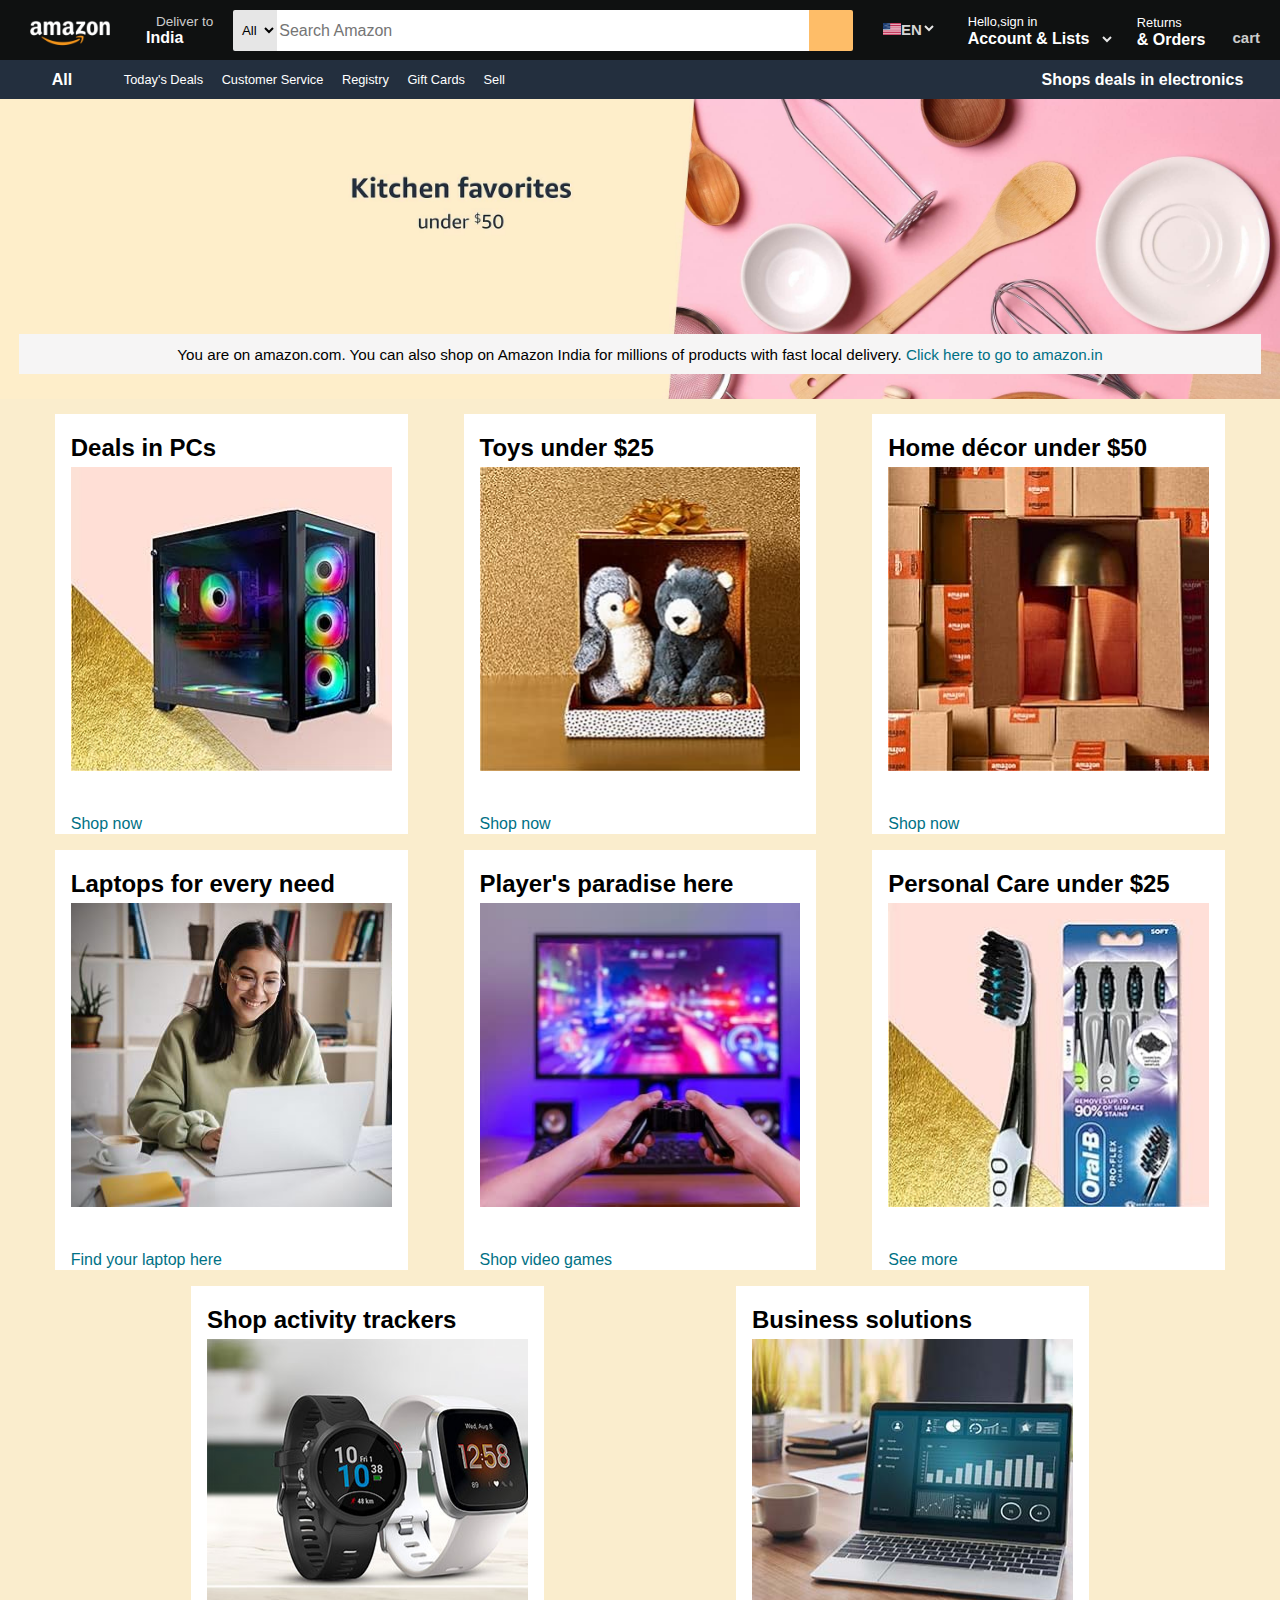
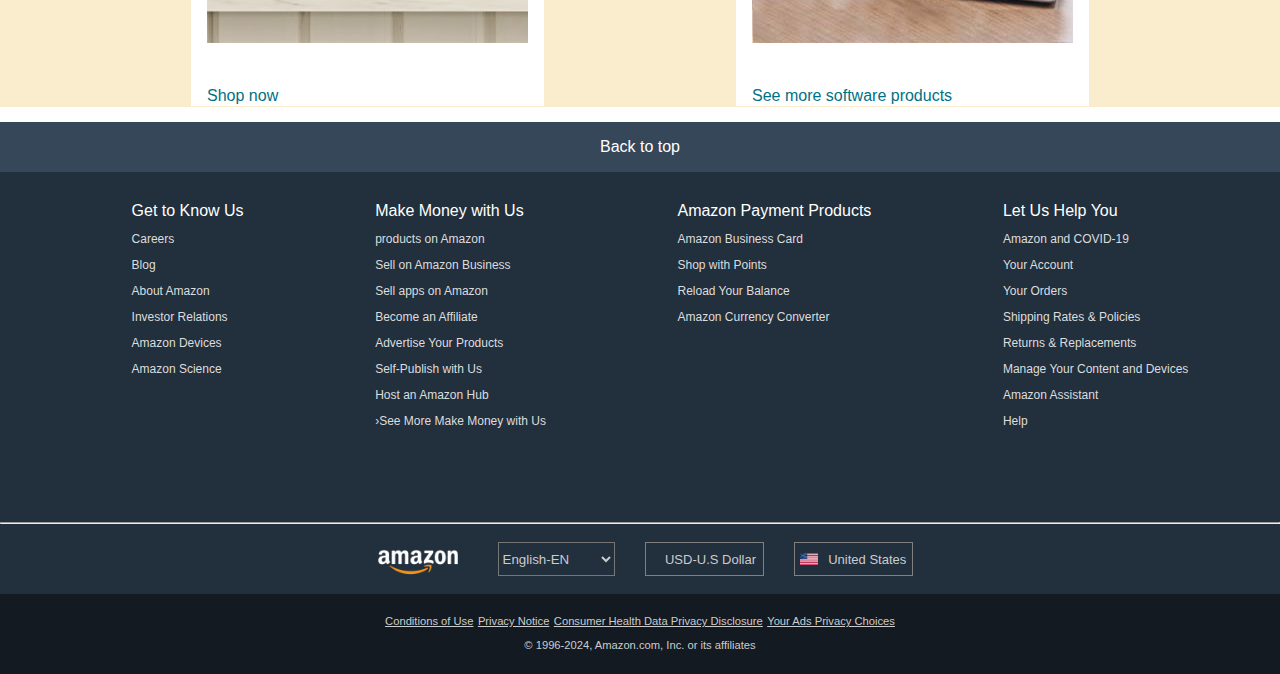
<file: index.html>
<!DOCTYPE html>
<html lang="en">
<head>
    <meta charset="UTF-8">
    <meta name="viewport" content="width=device-width, initial-scale=1.0">
    <title> Amazon clone </title>
    <link rel="stylesheet" href="style.css">
    <link rel="stylesheet" href="https://cdnjs.cloudflare.com/ajax/libs/font-awesome/6.5.2/css/all.min.css" integrity="sha512-SnH5WK+bZxgPHs44uWIX+LLJAJ9/2PkPKZ5QiAj6Ta86w+fsb2TkcmfRyVX3pBnMFcV7oQPJkl9QevSCWr3W6A==" crossorigin="anonymous" referrerpolicy="no-referrer" />
</head>
<body>
<header>
<!-- creating navbar -->

<div class="Navbar">
<div class="navlogo border">

    <!-- for amazon logo -->
    <!-- box1 navbar -->

<div class="logo"></div>
</div>

<!-- for deliver to,india,location icon -->
<!-- box2 navbar -->

<div class="address border">
    <p id="deliver">Deliver to</p>
<div class="logoindia">
        <i class="fa-solid fa-location-dot"></i>
        <p class="india">India</p>
 </div>
</div>

<!-- creating search drops,search bar,search button -->
<!-- box3 navbar -->

<div id="search">
<select id="all">
    <option>All</option>
</select>
<input type="text" placeholder="Search Amazon" id="searchamazon">
<div class="searchbutton">
<i class="fa-solid fa-magnifying-glass"></i>
</div>
</div>

<!-- creating en and flag icon -->
<!-- box4 navbar -->

<div class="flagen border">
    <div id="jointbox">
    <div class="launguage">
    <img src="engg.png" class="langpic"height="15px" >
  
</div>
<p id="enwritten"><b>EN</b></p>
<!-- <div class="languagechoose">
    </div> -->
    <select id="en">
    <option value="lang1">EN-English</option>
    <option value="lang2">español-ES</option>
    <option value="lang3">العربية - AR</option>
    <option value="lang4">Deutsch - DE</option>
    <option value="lang5">한국어 - KO</option>
    <option value="lang6">português - PT</option>
    <option value="lang7">中文 (简体) - ZH</option>
    <option value="lang8">中文 (繁體) - ZH</option>
    </select>
</div>
</div>

<!-- creating hello sign accout and list -->
<!-- box5 navbar -->

<div class="hellotocart ">

<div class="hellotoreturn border">
    <p><span> Hello,sign in</p></span>
    <p class="listsorders"><b>Account & Lists</b></p>
    <select id="option">
        <option></option>
    </select>
</div>
</div>
<div class="hellotoreturn border">
    <p><span>Returns</p></span>
    <p class="listsorders"><b>& Orders</b></p>
</div>

<!-- creating cart logo and cart written
box6 -->

<div class="nav-cart border">
    <i class="fa-solid fa-cart-shopping"></i>
        cart
</div>
</div>
<!-- creating panel 2nd bar -->

<div class="panel">

<!-- 1st div -->

<div id="menuall">
        <i class="fa-solid fa-bars"></i>
        <a href="#">All</a>
</div>
<!-- 2nd div -->

<div id="deals">
    <a href="#">Today's Deals</a> 
    <a href="#">Customer Service</a>
    <a href="#">Registry</a>
    <a href="#">Gift Cards</a>
    <a href="#">Sell</a>
</div>

<div id="blank">
    Shops deals in electronics
</div>
</div>

</header>





<main>
<section>
<!-- creating hero-section background image and msg-->
<div class="hero-section">
<div id="hero-msg">
<p>You are on amazon.com. You can also shop on Amazon India for millions of products with fast local delivery.<a href="#"> Click here to go to amazon.in</a></p>
</div>
</div>
</section>
 <!-- creating shop section  -->
<section>
<div class="shop-section">
<!-- boxes -->
<div class="box">
  <div class="box-content"> 
  <h2>Deals in PCs</h2> 
    <div id="box1image"></div>
  <p><a href="#">Shop now</a></p>
</div> 
</div>

<div class="box">
    <div class="box-content"> 
        <h2>Toys under $25</h2> 
          <div id="box2image"></div>
        <p><a href="#">Shop now</a></p>
      </div> 
</div>

<div class="box">
    <div class="box-content"> 
        <h2>Home décor under $50</h2> 
          <div id="box3image"></div>
        <p><a href="#">Shop now</a></p>
      </div> 
</div>

<div class="box">
    <div class="box-content"> 
        <h2>Laptops for every need</h2> 
          <div id="box5image"></div>
        <p><a href="#">Find your laptop here</a></p>
      </div> 
</div>

<div class="box">
    <div class="box-content"> 
    <h2>Player's paradise here</h2> 
      <div id="box4image"></div>
    <p><a href="#">Shop video games</a></p>
  </div> 
  </div>
  
  <div class="box">
      <div class="box-content"> 
          <h2>Personal Care under $25</h2> 
            <div id="box6image"></div>
          <p><a href="#">See more</a></p>
        </div> 
  </div>
  
  <div class="box">
      <div class="box-content"> 
          <h2>Shop activity trackers</h2> 
            <div id="box7image"></div>
          <p><a href="#">Shop now</a></p>
        </div> 
  </div>
  
  <div class="box">
      <div class="box-content"> 
          <h2>Business solutions</h2> 
            <div id="box8image"></div>
          <p><a href="#">See more software products</a></p>
        </div> 
  </div>
  
</div>
</section>
</main>

<footer>
    <!-- creating panel -->

    <!-- PANEL1 -->
<div class="foot-panel1">
  <a href="#" > Back to top</a>
</div>

<!-- PANEL2 -->
<div class="foot-panel2">
 <ul>
   <p>Get to Know Us</p> 
   <a href="#">Careers</a>
   <a href="#">Blog</a>
   <a href="#">About Amazon</a>
   <a href="#">Investor Relations</a>
   <a href="#">Amazon Devices</a>
   <a href="#"> Amazon Science</a>
</ul>


<ul>
    <p>Make Money with Us</p> 
    <a href="#">products on Amazon</a>
    <a href="#">Sell on Amazon Business</a>
    <a href="#">Sell apps on Amazon</a>
    <a href="#">Become an Affiliate</a>
    <a href="#">Advertise Your Products</a>
    <a href="#">Self-Publish with Us</a>
    <a href="#"> Host an Amazon Hub</a>
    <a href="#">›See More Make Money with Us</a>
 </ul>


 <ul>
    <p>Amazon Payment Products</p>
    <a href="#">Amazon Business Card</a>
    <a href="#">Shop with Points</a>
    <a href="#">Reload Your Balance</a>
    <a href="#">Amazon Currency Converter </a>
 </ul>

 <ul>
    <p>Let Us Help You</p> 
    <a href="#">Amazon and COVID-19</a>
    <a href="#">Your Account</a>
   <a href="#">Your Orders</a>
    <a href="#">Shipping Rates & Policies</a>
    <a href="#">Returns & Replacements</a>
   <a href="#"> Manage Your Content and Devices</a>
   <a href="#">Amazon Assistant</a>
   <a href="#">Help</a>
 </ul>
</div>
<hr>
<!-- PANEL3 -->

<div class="foot-panel3">

    <div class="footlogo">
    </div>

<div class="languagechoose">

  
<select name="English" id="english">
<option value="lang1">English-EN</option>
<option value="lang2">español-ES</option>
<option value="lang3">العربية - AR</option>
<option value="lang4">Deutsch - DE</option>
<option value="lang5">한국어 - KO</option>
<option value="lang6">português - PT</option>
<option value="lang7">中文 (简体) - ZH</option>
<option value="lang8">中文 (繁體) - ZH</option>
   </select>

</div>

<div id="usd">
    <i class="fa-solid fa-dollar-sign"></i>
 <p>  USD-U.S Dollar</p> 
</div>

<div class="us">
    <img src="engg.png" class="langpic"height="15px" >
    <p>United States</p>
</div>

</div>

<div class="foot-panel4">

    <div id="pages">
      <a href="#">Conditions of Use</a> 
      <a href="#">Privacy Notice</a> 
      <a href="#">Consumer Health Data Privacy Disclosure</a> 
      <a href="#">Your Ads Privacy Choices</a> 
    </div>
    <div class="customer">
      <p> © 1996-2024, Amazon.com, Inc. or its affiliates </p> 
    </div>
</div>
</footer>
</body>
</html>
</file>
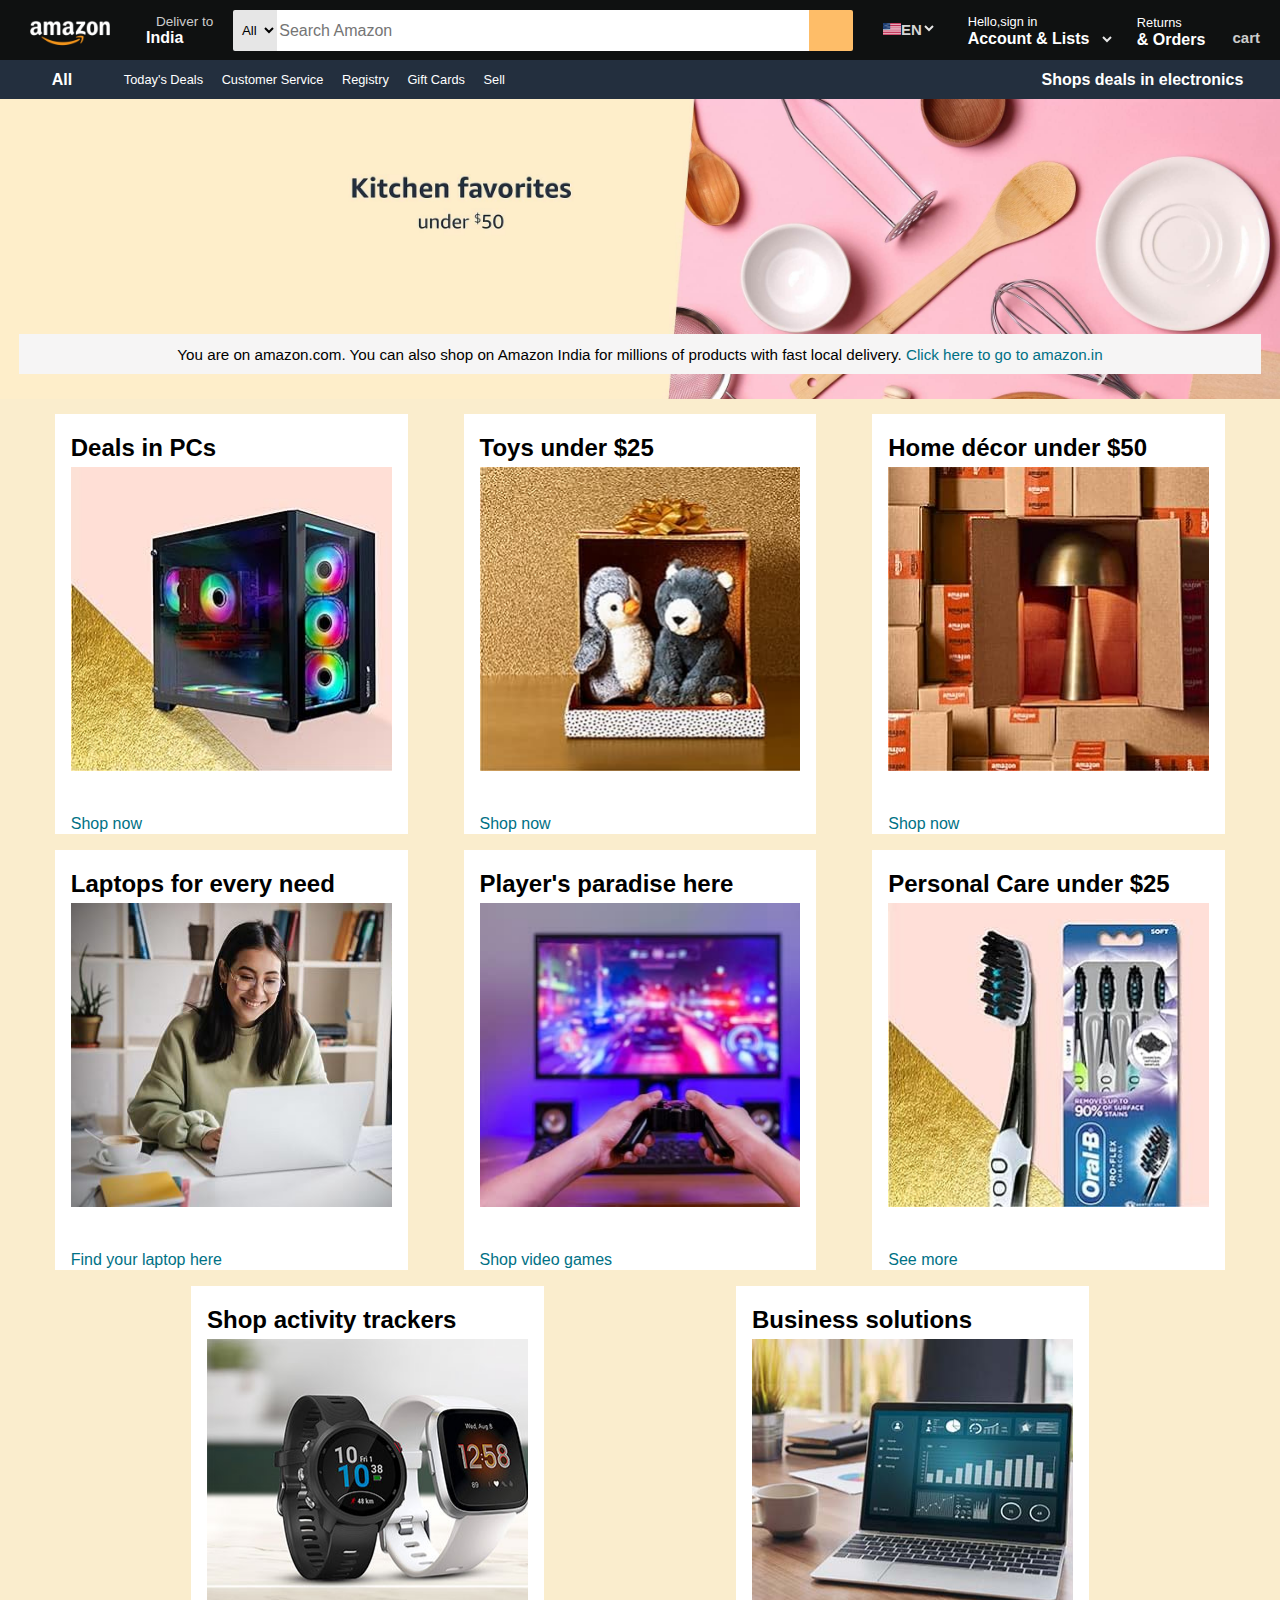
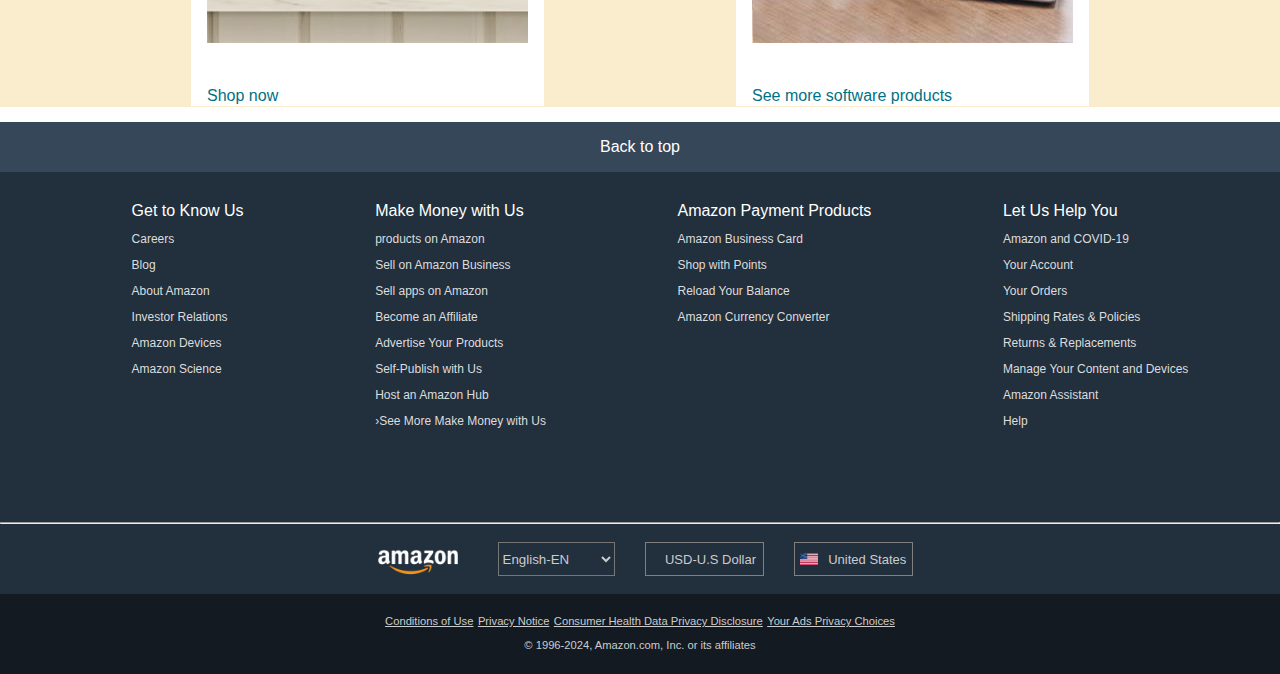
<file: amazon.html>
<!DOCTYPE html>
<html lang="en">
<head>
    <meta charset="UTF-8">
    <meta name="viewport" content="width=device-width, initial-scale=1.0">
    <title> Amazon clone </title>
    <link rel="stylesheet" href="amazon.css">
    <link rel="stylesheet" href="https://cdnjs.cloudflare.com/ajax/libs/font-awesome/6.5.2/css/all.min.css" integrity="sha512-SnH5WK+bZxgPHs44uWIX+LLJAJ9/2PkPKZ5QiAj6Ta86w+fsb2TkcmfRyVX3pBnMFcV7oQPJkl9QevSCWr3W6A==" crossorigin="anonymous" referrerpolicy="no-referrer" />
</head>
<body>
<header>
<!-- creating navbar -->

<div class="Navbar">
<div class="navlogo border">

    <!-- for amazon logo -->
    <!-- box1 navbar -->

<div class="logo"></div>
</div>

<!-- for deliver to,india,location icon -->
<!-- box2 navbar -->

<div class="address border">
    <p id="deliver">Deliver to</p>
<div class="logoindia">
        <i class="fa-solid fa-location-dot"></i>
        <p class="india">India</p>
 </div>
</div>

<!-- creating search drops,search bar,search button -->
<!-- box3 navbar -->

<div id="search">
<select id="all">
    <option>All</option>
</select>
<input type="text" placeholder="Search Amazon" id="searchamazon">
<div class="searchbutton">
<i class="fa-solid fa-magnifying-glass"></i>
</div>
</div>

<!-- creating en and flag icon -->
<!-- box4 navbar -->

<div class="flagen border">
    <div id="jointbox">
    <div class="launguage">
    <img src="engg.png" class="langpic"height="15px" >
  
</div>
<p id="enwritten"><b>EN</b></p>
<!-- <div class="languagechoose">
    </div> -->
    <select id="en">
    <option value="lang1">EN-English</option>
    <option value="lang2">español-ES</option>
    <option value="lang3">العربية - AR</option>
    <option value="lang4">Deutsch - DE</option>
    <option value="lang5">한국어 - KO</option>
    <option value="lang6">português - PT</option>
    <option value="lang7">中文 (简体) - ZH</option>
    <option value="lang8">中文 (繁體) - ZH</option>
    </select>
</div>
</div>

<!-- creating hello sign accout and list -->
<!-- box5 navbar -->

<div class="hellotocart ">

<div class="hellotoreturn border">
    <p><span> Hello,sign in</p></span>
    <p class="listsorders"><b>Account & Lists</b></p>
    <select id="option">
        <option></option>
    </select>
</div>
</div>
<div class="hellotoreturn border">
    <p><span>Returns</p></span>
    <p class="listsorders"><b>& Orders</b></p>
</div>

<!-- creating cart logo and cart written
box6 -->

<div class="nav-cart border">
    <i class="fa-solid fa-cart-shopping"></i>
        cart
</div>
</div>
<!-- creating panel 2nd bar -->

<div class="panel">

<!-- 1st div -->

<div id="menuall">
        <i class="fa-solid fa-bars"></i>
        <a href="#">All</a>
</div>
<!-- 2nd div -->

<div id="deals">
    <a href="#">Today's Deals</a> 
    <a href="#">Customer Service</a>
    <a href="#">Registry</a>
    <a href="#">Gift Cards</a>
    <a href="#">Sell</a>
</div>

<div id="blank">
    Shops deals in electronics
</div>
</div>

</header>





<main>
<section>
<!-- creating hero-section background image and msg-->
<div class="hero-section">
<div id="hero-msg">
<p>You are on amazon.com. You can also shop on Amazon India for millions of products with fast local delivery.<a href="#"> Click here to go to amazon.in</a></p>
</div>
</div>
</section>
 <!-- creating shop section  -->
<section>
<div class="shop-section">
<!-- boxes -->
<div class="box">
  <div class="box-content"> 
  <h2>Deals in PCs</h2> 
    <div id="box1image"></div>
  <p><a href="#">Shop now</a></p>
</div> 
</div>

<div class="box">
    <div class="box-content"> 
        <h2>Toys under $25</h2> 
          <div id="box2image"></div>
        <p><a href="#">Shop now</a></p>
      </div> 
</div>

<div class="box">
    <div class="box-content"> 
        <h2>Home décor under $50</h2> 
          <div id="box3image"></div>
        <p><a href="#">Shop now</a></p>
      </div> 
</div>

<div class="box">
    <div class="box-content"> 
        <h2>Laptops for every need</h2> 
          <div id="box5image"></div>
        <p><a href="#">Find your laptop here</a></p>
      </div> 
</div>

<div class="box">
    <div class="box-content"> 
    <h2>Player's paradise here</h2> 
      <div id="box4image"></div>
    <p><a href="#">Shop video games</a></p>
  </div> 
  </div>
  
  <div class="box">
      <div class="box-content"> 
          <h2>Personal Care under $25</h2> 
            <div id="box6image"></div>
          <p><a href="#">See more</a></p>
        </div> 
  </div>
  
  <div class="box">
      <div class="box-content"> 
          <h2>Shop activity trackers</h2> 
            <div id="box7image"></div>
          <p><a href="#">Shop now</a></p>
        </div> 
  </div>
  
  <div class="box">
      <div class="box-content"> 
          <h2>Business solutions</h2> 
            <div id="box8image"></div>
          <p><a href="#">See more software products</a></p>
        </div> 
  </div>
  
</div>
</section>
</main>

<footer>
    <!-- creating panel -->

    <!-- PANEL1 -->
<div class="foot-panel1">
  <a href="#" > Back to top</a>
</div>

<!-- PANEL2 -->
<div class="foot-panel2">
 <ul>
   <p>Get to Know Us</p> 
   <a href="#">Careers</a>
   <a href="#">Blog</a>
   <a href="#">About Amazon</a>
   <a href="#">Investor Relations</a>
   <a href="#">Amazon Devices</a>
   <a href="#"> Amazon Science</a>
</ul>


<ul>
    <p>Make Money with Us</p> 
    <a href="#">products on Amazon</a>
    <a href="#">Sell on Amazon Business</a>
    <a href="#">Sell apps on Amazon</a>
    <a href="#">Become an Affiliate</a>
    <a href="#">Advertise Your Products</a>
    <a href="#">Self-Publish with Us</a>
    <a href="#"> Host an Amazon Hub</a>
    <a href="#">›See More Make Money with Us</a>
 </ul>


 <ul>
    <p>Amazon Payment Products</p>
    <a href="#">Amazon Business Card</a>
    <a href="#">Shop with Points</a>
    <a href="#">Reload Your Balance</a>
    <a href="#">Amazon Currency Converter </a>
 </ul>

 <ul>
    <p>Let Us Help You</p> 
    <a href="#">Amazon and COVID-19</a>
    <a href="#">Your Account</a>
   <a href="#">Your Orders</a>
    <a href="#">Shipping Rates & Policies</a>
    <a href="#">Returns & Replacements</a>
   <a href="#"> Manage Your Content and Devices</a>
   <a href="#">Amazon Assistant</a>
   <a href="#">Help</a>
 </ul>
</div>
<hr>
<!-- PANEL3 -->

<div class="foot-panel3">

    <div class="footlogo">
    </div>

<div class="languagechoose">

  
<select name="English" id="english">
<option value="lang1">English-EN</option>
<option value="lang2">español-ES</option>
<option value="lang3">العربية - AR</option>
<option value="lang4">Deutsch - DE</option>
<option value="lang5">한국어 - KO</option>
<option value="lang6">português - PT</option>
<option value="lang7">中文 (简体) - ZH</option>
<option value="lang8">中文 (繁體) - ZH</option>
   </select>

</div>

<div id="usd">
    <i class="fa-solid fa-dollar-sign"></i>
 <p>  USD-U.S Dollar</p> 
</div>

<div class="us">
    <img src="engg.png" class="langpic"height="15px" >
    <p>United States</p>
</div>

</div>

<div class="foot-panel4">

    <div id="pages">
      <a href="#">Conditions of Use</a> 
      <a href="#">Privacy Notice</a> 
      <a href="#">Consumer Health Data Privacy Disclosure</a> 
      <a href="#">Your Ads Privacy Choices</a> 
    </div>
    <div class="customer">
      <p> © 1996-2024, Amazon.com, Inc. or its affiliates </p> 
    </div>
</div>
</footer>
</body>
</html>
</file>
<file: style.css>
* {
margin:0;
font-family: Arial;
border: border-box;
}
/* navbar */
.Navbar {
height: 60px;
width: 100%;
background-color:#0f1111 ;
color: white;
display: flex;
align-items: center;
justify-content: space-evenly;
}
/* box1 */
.navlogo {
height: 50px;
width: 100px;
}
.logo {
background-image: url(amazon_logo.png);
height: 50px;
width: 100%;
 background-size: cover;
} 
.border {
border: 1px solid transparent;
}
.border:hover {
border: 1px solid white;
}
/* box2 */
.logoindia {
display: flex;
 align-items: center;
}
#deliver{
color: #CCCCCC;
font-size: 0.85rem;
margin-left: 15px;
} 
.india {
font-size: 1rem;
font-weight: bold;
color: #FFFFFF;
margin-left: 5px;
}
/* box3 */
#search:hover {
    border: 3px solid #febd68;
    border-top-left-radius: 3px;
    border-bottom-left-radius: 3px;


}
#search {
height: 40.6px;
width: 620px;
background-color: #0f1111;
color: #0f1111;
    /* padding: 10px 4px 10px 3px; */
font-size: 14px;
display: flex;
justify-content: space-evenly; 
}
#all {
background-color: #E6E6E6;
height: 41.6px;
width: 51.6px;
text-align: center;
border: none;
border-top-left-radius: 2px;
border-bottom-left-radius: 2px;


}
#searchamazon {
    background-color: #FFFFFF;
   height: 39.6px; 
   width: 100%;
   font-size: 1rem;
   border: none;
   
}
.searchbutton {
    height:41.6px ;
    width: 51.6px;
    background-color: #febd68;
    border-top-right-radius: 2px;
    border-bottom-right-radius: 2px;
    border: none;
    display: flex;
    justify-content: center;
    align-items: center; 
    font-size: 1.2rem;
    
}


.flagen {
background-color: #0f1111;
height: 48px;
width: 73.38px;
text-align: center;
display: flex;
justify-content: center;
color: #d6d6d6;

}
#jointbox {
    height: 33px;
    width: 55.38px;
    color: #D6D6D6;
    display: flex;
    justify-content: center;
    margin-top: 15px;
    text-align: center;
}
.langpic {
    height: 12px;
    width: 18px;
}
.language {
height: 16.2px;
width: 21.6px;
margin: 0px 2px 1 px 0px;
text-align: center;

}
#enwritten {
    font-size: 15px;
}
#en {
    height: 15px;
    width: 15px;
background-color:#0f1111;
color: #E6E6E6;
border: none;
margin-bottom: 14px;

}

/* box5 */
.hellotoreturn {
    display: flex;
    justify-content: center;
    margin-top: 2px;
    justify-content: center;
    flex-direction: row;
display: inline-block;
}

.hellotocart {
    display: flex;
    justify-content: center;
    
}

span{
   font-size:  0.8rem; ;
}
.listsorders {
    font-weight: bold;
    font-size: 1rem;
    justify-content: center;
    flex-direction: row;
display: inline-block;
}
#option {
     background-color:#0f1111;
    color: #E6E6E6;
    border: none;
    margin-bottom: 2px;
    border: 1px solid transparent;
    justify-content: center;
     flex-direction: row; 
    display: inline-block; 
}
.nav-cart i {
    height: 10px;
    width: 200;
    color: white;
    font-size: 1.5em;
    margin-bottom: 9px;
    display: flex;
    justify-content: center;
    flex-direction: row;
display: inline-block;
}

.nav-cart{
font-size: 15px;
color: #CCCCCC;
margin-left: 2px;
margin-top: 9px;
font-weight: bold;
}


/* creating 2nd panel */

.panel {
height: 39px;
width: 100%;
background-color: #232f3e;
display: flex;
justify-content: space-evenly;
align-items: center;
/* padding: 8px 9px 8px 9px;
margin: 0px 0px 0px 0px; */

}
.panel a {
    text-decoration: none;
    color: white;
    margin-left: 15px;
}


#blank {
    color: white;
}
#menuall {
    color: #FFFFFF;
    font-size: 1rem;
    font-weight: bold;
   
}  
#deals {
    width: 70%;
  font-size: 0.8rem;
   
}
#blank {
  font-size: 1rem;
  font-weight: bold;
}


/* header
background image */

.hero-section {
background-image: url(hero1.png);
background-size: cover;
height: 300px;
display: flex;
justify-content: center;
align-items: flex-end;
}

#hero-msg {
    height: 40px;
    width: 97%;
    background-color:#f6f5f5;
    color: #000000;
display: flex;
align-items: center;
justify-content: center;
font-size: 0.95rem;
margin-bottom: 25px;


}
#hero-msg a {
    color: #007185;
    text-decoration: none;
}

 /* creating shop section */
.shop-section {
    display: flex;
    flex-wrap: wrap;
    justify-content: space-evenly;
    background-color: #faedcd;
}

 .box {
height: 385px;
width: 350.983px;
padding: 20px 1px 15px 1px;
border: 1px 1px 1px 1px;
margin: 1px 1px 1px 1px;
background-color: #FFFFFF;
margin-top: 15px;
 }
.box-content {
margin-left: 15px;
margin-right: 15px;

}

 #box1image {
    background-image: url("image1.png");
    background-size:cover;
    height: 303.700px;
    margin: 5px 0px 44px 0px; 
 }

.box-content a {
 color: #007185;
 text-decoration: none;
}
#box2image {
    background-image: url("image2.png");
    background-size:cover;
    height: 303.700px;
    margin: 5px 0px 44px 0px; 
}
#box3image {
    background-image: url("image3.png");
    background-size:cover;
    height: 303.700px;
    margin: 5px 0px 44px 0px; 
}

#box4image {
    background-image: url("image4.png");
    background-size:cover;
    height: 303.700px;
    margin: 5px 0px 44px 0px; 
}
#box5image {
    background-image: url("image5.png");
    background-size:cover;
    height: 303.700px;
    margin: 5px 0px 44px 0px; 
}
#box6image {
    background-image: url("image6.png");
    background-size:cover;
    height: 303.700px;
    margin: 5px 0px 44px 0px; 
}
#box7image {
    background-image: url("image7.png");
    background-size:cover;
    height: 303.700px;
    margin: 5px 0px 44px 0px; 
}
#box8image {
    background-image: url("image8.png");
    background-size:cover;
    height: 303.700px;
    margin: 5px 0px 44px 0px; 

}


/* styling footer */
footer {
    margin-top: 15px;
}
.foot-panel1 {
    background-color: #37475a;
    color: #FFFFFF;
    height: 50px; 
    display: flex;
    justify-content: center;
    align-items: center; 
    font-size: 1rem;
}

.foot-panel1 a {
    color: #FFFFFF;
    text-decoration: none;
}
.foot-panel2 {
    background-color: #222f3d;
    color: white;
    height: 350px;
    display: flex;
    justify-content: space-evenly;

}
ul {
    margin-top: 30px;
}
ul a {
    display: block;
    font-size: 12px;
    margin-top: 12px;
    color: #dddddd;
    text-decoration: none;
}

.foot-panel3 {
background-color:#222f3d;
color: white;
height: 70px;
display: flex;
justify-content: center;
align-items: center;
}
.footlogo {
background-image: url(amazon_logo.png);
height: 50px;
width: 100px;
 background-size: cover;
}
#english {

    background-color: #222f3d;
    color: #cccccc;
    height: 34px;
    width: 117px;
    margin-left: 30px;
}
#usd {
    display: flex;
    justify-content: space-around;
    align-items: center;
    background-color: #222f3d;
    color: #cccccc;
    border: 0.5px solid gray;
    height: 32.5px;
    width: 117px;
    margin-left: 30px;
    font-size: 13px;
}
.us {
    display: flex;
    justify-content: space-around;
    align-items: center;
    background-color: #222f3d;
    color: #cccccc;
    border: 0.5px solid gray;
    height: 32.5px;
    width: 117px;
    margin-left: 30px;
    font-size: 13px;
}
.foot-panel4 {
background-color: #131a22;
color: #cccccc;
height: 80px;

}
#pages {
    text-align: center;
    padding-top: 17px;
}
.foot-panel4 a {
color: #cccccc;
font-size: 0.7rem;


}
.foot-panel4 p {
    color: #cccccc;
    font-size: 0.7rem;
    text-align: center;
    margin-top: 10px;
} 

@media screen and (min-width: 576px) { 




 }

/* // Medium devices (tablets, 768px and up) */
@media screen and (min-width: 768px) { 




 }

/* // Large devices (desktops, 992px and up) */
@media screen and (min-width: 992px) { 




}

/* // X-Large devices (large desktops, 1200px and up) */
@media screen and (min-width: 1200px) { 




}
/* 
// XX-Large devices (larger desktops, 1400px and up) */
@media screen and (min-width: 1400px) { 




 }
</file>
<file: amazon.css>
* {
margin:0;
font-family: Arial;
border: border-box;
}
/* navbar */
.Navbar {
height: 60px;
width: 100%;
background-color:#0f1111 ;
color: white;
display: flex;
align-items: center;
justify-content: space-evenly;
}
/* box1 */
.navlogo {
height: 50px;
width: 100px;
}
.logo {
background-image: url(amazon_logo.png);
height: 50px;
width: 100%;
 background-size: cover;
} 
.border {
border: 1px solid transparent;
}
.border:hover {
border: 1px solid white;
}
/* box2 */
.logoindia {
display: flex;
 align-items: center;
}
#deliver{
color: #CCCCCC;
font-size: 0.85rem;
margin-left: 15px;
} 
.india {
font-size: 1rem;
font-weight: bold;
color: #FFFFFF;
margin-left: 5px;
}
/* box3 */
#search:hover {
    border: 3px solid #febd68;
    border-top-left-radius: 3px;
    border-bottom-left-radius: 3px;


}
#search {
height: 40.6px;
width: 620px;
background-color: #0f1111;
color: #0f1111;
    /* padding: 10px 4px 10px 3px; */
font-size: 14px;
display: flex;
justify-content: space-evenly; 
}
#all {
background-color: #E6E6E6;
height: 41.6px;
width: 51.6px;
text-align: center;
border: none;
border-top-left-radius: 2px;
border-bottom-left-radius: 2px;


}
#searchamazon {
    background-color: #FFFFFF;
   height: 39.6px; 
   width: 100%;
   font-size: 1rem;
   border: none;
   
}
.searchbutton {
    height:41.6px ;
    width: 51.6px;
    background-color: #febd68;
    border-top-right-radius: 2px;
    border-bottom-right-radius: 2px;
    border: none;
    display: flex;
    justify-content: center;
    align-items: center; 
    font-size: 1.2rem;
    
}


.flagen {
background-color: #0f1111;
height: 48px;
width: 73.38px;
text-align: center;
display: flex;
justify-content: center;
color: #d6d6d6;

}
#jointbox {
    height: 33px;
    width: 55.38px;
    color: #D6D6D6;
    display: flex;
    justify-content: center;
    margin-top: 15px;
    text-align: center;
}
.langpic {
    height: 12px;
    width: 18px;
}
.language {
height: 16.2px;
width: 21.6px;
margin: 0px 2px 1 px 0px;
text-align: center;

}
#enwritten {
    font-size: 15px;
}
#en {
    height: 15px;
    width: 15px;
background-color:#0f1111;
color: #E6E6E6;
border: none;
margin-bottom: 14px;

}

/* box5 */
.hellotoreturn {
    display: flex;
    justify-content: center;
    margin-top: 2px;
    justify-content: center;
    flex-direction: row;
display: inline-block;
}

.hellotocart {
    display: flex;
    justify-content: center;
    
}

span{
   font-size:  0.8rem; ;
}
.listsorders {
    font-weight: bold;
    font-size: 1rem;
    justify-content: center;
    flex-direction: row;
display: inline-block;
}
#option {
     background-color:#0f1111;
    color: #E6E6E6;
    border: none;
    margin-bottom: 2px;
    border: 1px solid transparent;
    justify-content: center;
     flex-direction: row; 
    display: inline-block; 
}
.nav-cart i {
    height: 10px;
    width: 200;
    color: white;
    font-size: 1.5em;
    margin-bottom: 9px;
    display: flex;
    justify-content: center;
    flex-direction: row;
display: inline-block;
}

.nav-cart{
font-size: 15px;
color: #CCCCCC;
margin-left: 2px;
margin-top: 9px;
font-weight: bold;
}


/* creating 2nd panel */

.panel {
height: 39px;
width: 100%;
background-color: #232f3e;
display: flex;
justify-content: space-evenly;
align-items: center;
/* padding: 8px 9px 8px 9px;
margin: 0px 0px 0px 0px; */

}
.panel a {
    text-decoration: none;
    color: white;
    margin-left: 15px;
}


#blank {
    color: white;
}
#menuall {
    color: #FFFFFF;
    font-size: 1rem;
    font-weight: bold;
   
}  
#deals {
    width: 70%;
  font-size: 0.8rem;
   
}
#blank {
  font-size: 1rem;
  font-weight: bold;
}


/* header
background image */

.hero-section {
background-image: url(hero1.png);
background-size: cover;
height: 300px;
display: flex;
justify-content: center;
align-items: flex-end;
}

#hero-msg {
    height: 40px;
    width: 97%;
    background-color:#f6f5f5;
    color: #000000;
display: flex;
align-items: center;
justify-content: center;
font-size: 0.95rem;
margin-bottom: 25px;


}
#hero-msg a {
    color: #007185;
    text-decoration: none;
}

 /* creating shop section */
.shop-section {
    display: flex;
    flex-wrap: wrap;
    justify-content: space-evenly;
    background-color: #faedcd;
}

 .box {
height: 385px;
width: 350.983px;
padding: 20px 1px 15px 1px;
border: 1px 1px 1px 1px;
margin: 1px 1px 1px 1px;
background-color: #FFFFFF;
margin-top: 15px;
 }
.box-content {
margin-left: 15px;
margin-right: 15px;

}

 #box1image {
    background-image: url("image1.png");
    background-size:cover;
    height: 303.700px;
    margin: 5px 0px 44px 0px; 
 }

.box-content a {
 color: #007185;
 text-decoration: none;
}
#box2image {
    background-image: url("image2.png");
    background-size:cover;
    height: 303.700px;
    margin: 5px 0px 44px 0px; 
}
#box3image {
    background-image: url("image3.png");
    background-size:cover;
    height: 303.700px;
    margin: 5px 0px 44px 0px; 
}

#box4image {
    background-image: url("image4.png");
    background-size:cover;
    height: 303.700px;
    margin: 5px 0px 44px 0px; 
}
#box5image {
    background-image: url("image5.png");
    background-size:cover;
    height: 303.700px;
    margin: 5px 0px 44px 0px; 
}
#box6image {
    background-image: url("image6.png");
    background-size:cover;
    height: 303.700px;
    margin: 5px 0px 44px 0px; 
}
#box7image {
    background-image: url("image7.png");
    background-size:cover;
    height: 303.700px;
    margin: 5px 0px 44px 0px; 
}
#box8image {
    background-image: url("image8.png");
    background-size:cover;
    height: 303.700px;
    margin: 5px 0px 44px 0px; 

}


/* styling footer */
footer {
    margin-top: 15px;
}
.foot-panel1 {
    background-color: #37475a;
    color: #FFFFFF;
    height: 50px; 
    display: flex;
    justify-content: center;
    align-items: center; 
    font-size: 1rem;
}

.foot-panel1 a {
    color: #FFFFFF;
    text-decoration: none;
}
.foot-panel2 {
    background-color: #222f3d;
    color: white;
    height: 350px;
    display: flex;
    justify-content: space-evenly;

}
ul {
    margin-top: 30px;
}
ul a {
    display: block;
    font-size: 12px;
    margin-top: 12px;
    color: #dddddd;
    text-decoration: none;
}

.foot-panel3 {
background-color:#222f3d;
color: white;
height: 70px;
display: flex;
justify-content: center;
align-items: center;
}
.footlogo {
background-image: url(amazon_logo.png);
height: 50px;
width: 100px;
 background-size: cover;
}
#english {

    background-color: #222f3d;
    color: #cccccc;
    height: 34px;
    width: 117px;
    margin-left: 30px;
}
#usd {
    display: flex;
    justify-content: space-around;
    align-items: center;
    background-color: #222f3d;
    color: #cccccc;
    border: 0.5px solid gray;
    height: 32.5px;
    width: 117px;
    margin-left: 30px;
    font-size: 13px;
}
.us {
    display: flex;
    justify-content: space-around;
    align-items: center;
    background-color: #222f3d;
    color: #cccccc;
    border: 0.5px solid gray;
    height: 32.5px;
    width: 117px;
    margin-left: 30px;
    font-size: 13px;
}
.foot-panel4 {
background-color: #131a22;
color: #cccccc;
height: 80px;

}
#pages {
    text-align: center;
    padding-top: 17px;
}
.foot-panel4 a {
color: #cccccc;
font-size: 0.7rem;


}
.foot-panel4 p {
    color: #cccccc;
    font-size: 0.7rem;
    text-align: center;
    margin-top: 10px;
}
</file>
